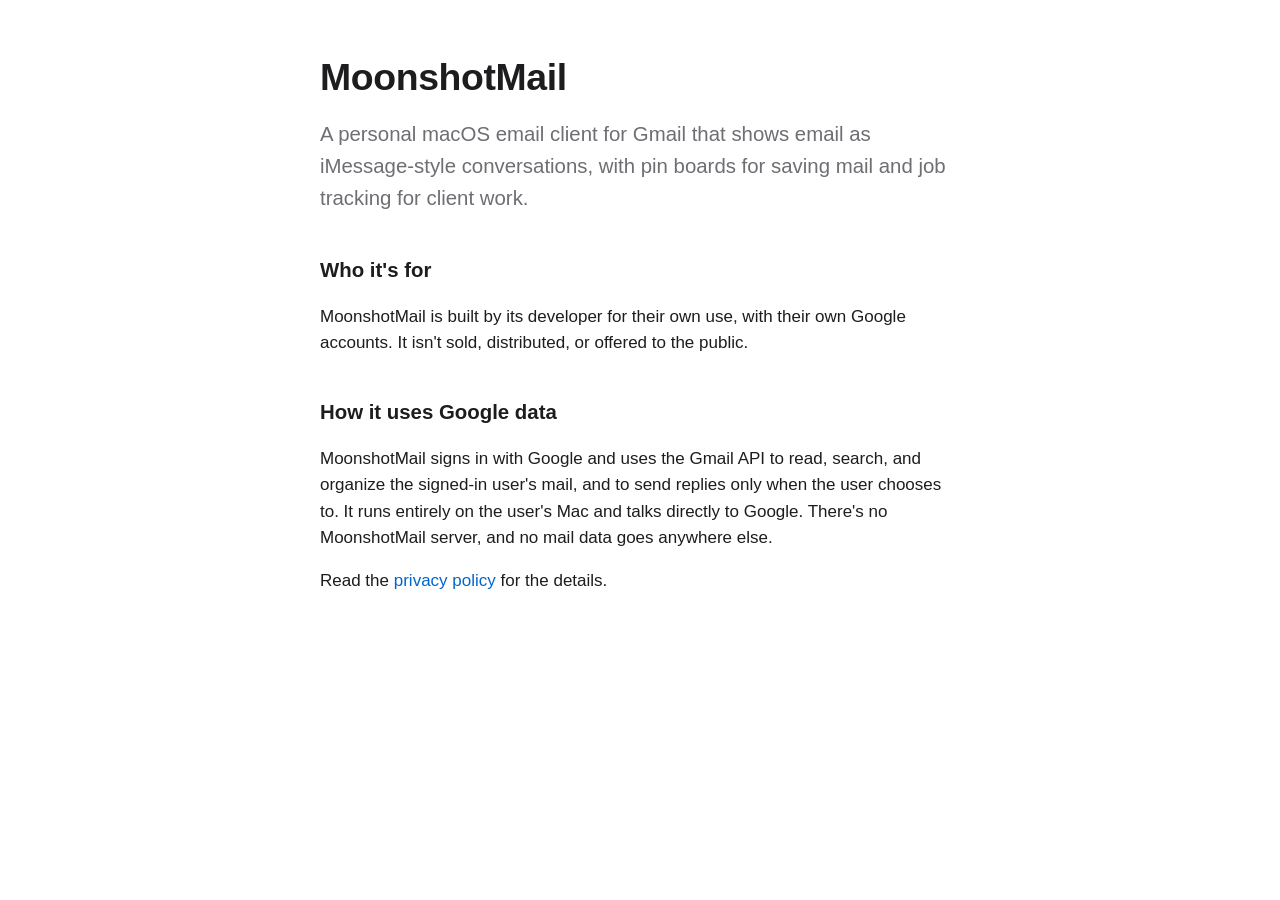
<file: index.html>
<!doctype html>
<html lang="en">
<head>
  <meta charset="utf-8">
  <meta name="viewport" content="width=device-width, initial-scale=1">
  <title>MoonshotMail</title>
  <meta name="description" content="MoonshotMail is a personal macOS email client for Gmail that shows email as conversations.">
  <link rel="stylesheet" href="style.css">
</head>
<body>
  <main>
    <h1>MoonshotMail</h1>
    <p class="lede">A personal macOS email client for Gmail that shows email as iMessage-style conversations, with pin boards for saving mail and job tracking for client work.</p>

    <h2>Who it's for</h2>
    <p>MoonshotMail is built by its developer for their own use, with their own Google accounts. It isn't sold, distributed, or offered to the public.</p>

    <h2>How it uses Google data</h2>
    <p>MoonshotMail signs in with Google and uses the Gmail API to read, search, and organize the signed-in user's mail, and to send replies only when the user chooses to. It runs entirely on the user's Mac and talks directly to Google. There's no MoonshotMail server, and no mail data goes anywhere else.</p>

    <p>Read the <a href="privacy.html">privacy policy</a> for the details.</p>
  </main>
</body>
</html>
</file>
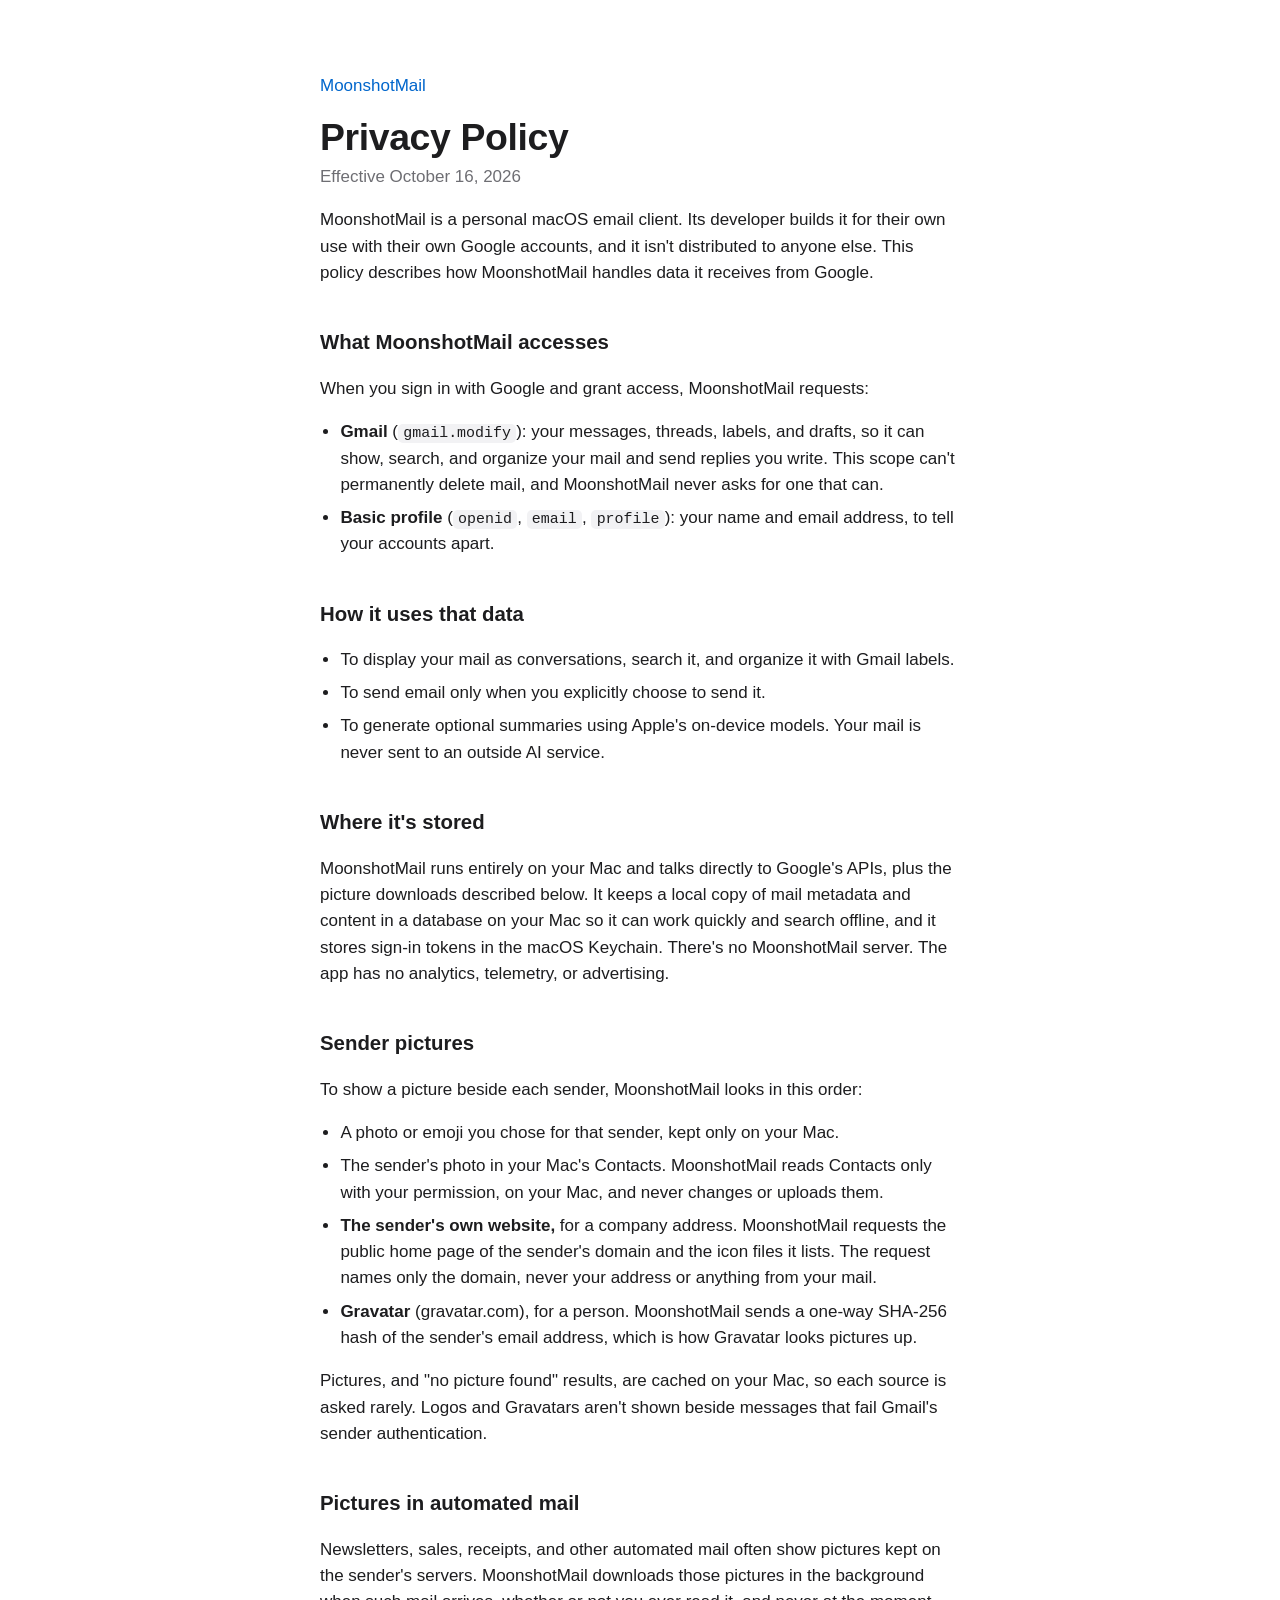
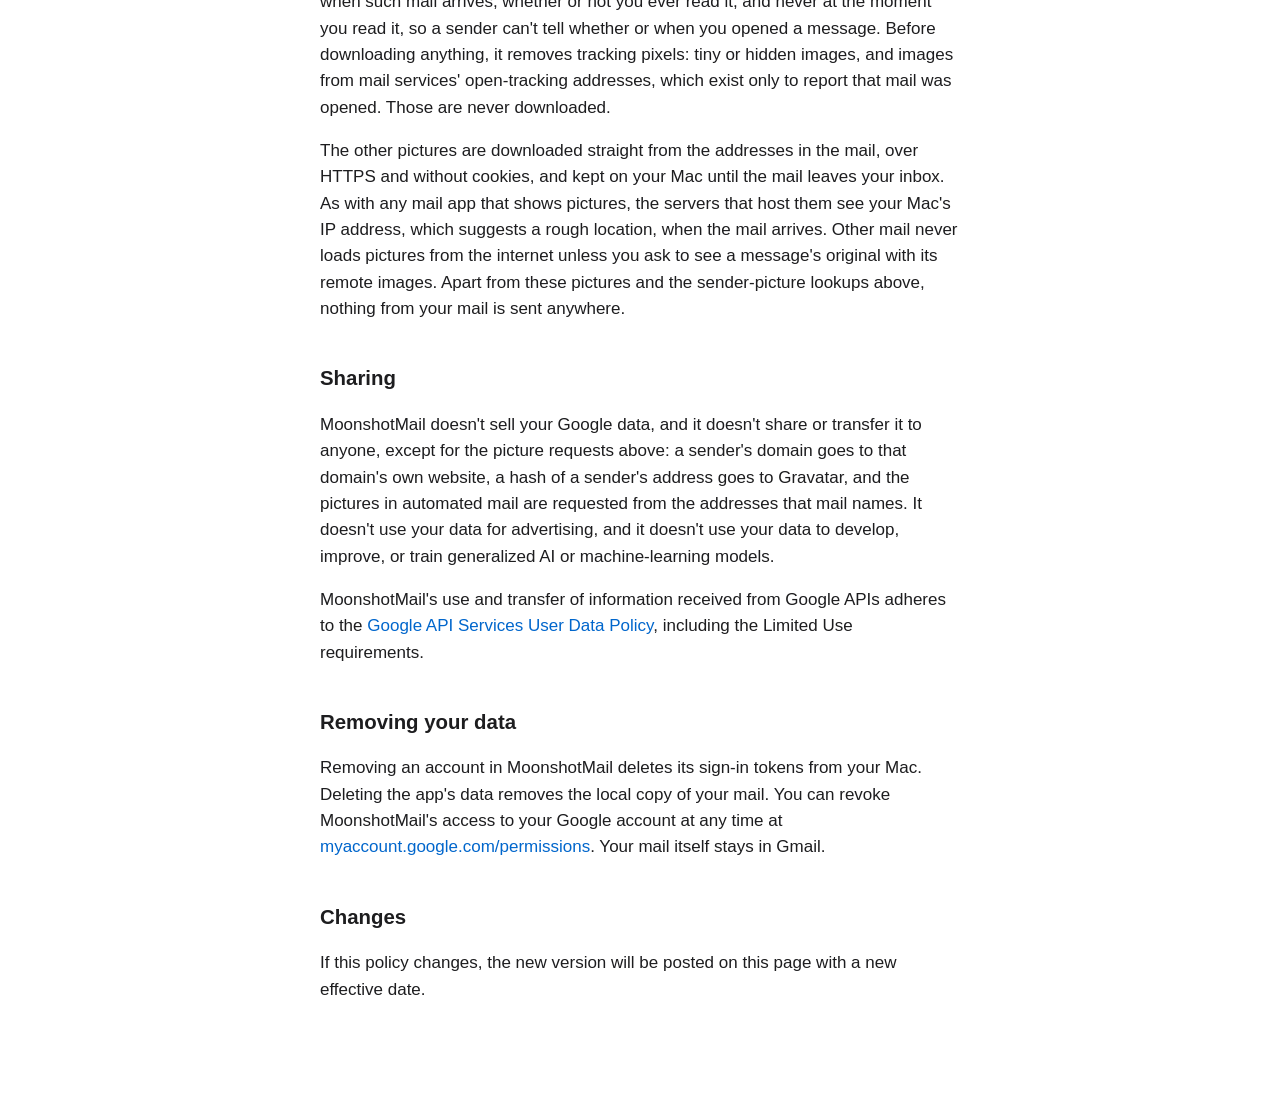
<file: privacy.html>
<!doctype html>
<html lang="en">
<head>
  <meta charset="utf-8">
  <meta name="viewport" content="width=device-width, initial-scale=1">
  <title>MoonshotMail Privacy Policy</title>
  <link rel="stylesheet" href="style.css">
</head>
<body>
  <main>
    <p><a href="./">MoonshotMail</a></p>
    <h1>Privacy Policy</h1>
    <p class="meta">Effective October 16, 2026</p>

    <p>MoonshotMail is a personal macOS email client. Its developer builds it for their own use with their own Google accounts, and it isn't distributed to anyone else. This policy describes how MoonshotMail handles data it receives from Google.</p>

    <h2>What MoonshotMail accesses</h2>
    <p>When you sign in with Google and grant access, MoonshotMail requests:</p>
    <ul>
      <li><strong>Gmail</strong> (<code>gmail.modify</code>): your messages, threads, labels, and drafts, so it can show, search, and organize your mail and send replies you write. This scope can't permanently delete mail, and MoonshotMail never asks for one that can.</li>
      <li><strong>Basic profile</strong> (<code>openid</code>, <code>email</code>, <code>profile</code>): your name and email address, to tell your accounts apart.</li>
    </ul>

    <h2>How it uses that data</h2>
    <ul>
      <li>To display your mail as conversations, search it, and organize it with Gmail labels.</li>
      <li>To send email only when you explicitly choose to send it.</li>
      <li>To generate optional summaries using Apple's on-device models. Your mail is never sent to an outside AI service.</li>
    </ul>

    <h2>Where it's stored</h2>
    <p>MoonshotMail runs entirely on your Mac and talks directly to Google's APIs, plus the picture downloads described below. It keeps a local copy of mail metadata and content in a database on your Mac so it can work quickly and search offline, and it stores sign-in tokens in the macOS Keychain. There's no MoonshotMail server. The app has no analytics, telemetry, or advertising.</p>

    <h2>Sender pictures</h2>
    <p>To show a picture beside each sender, MoonshotMail looks in this order:</p>
    <ul>
      <li>A photo or emoji you chose for that sender, kept only on your Mac.</li>
      <li>The sender's photo in your Mac's Contacts. MoonshotMail reads Contacts only with your permission, on your Mac, and never changes or uploads them.</li>
      <li><strong>The sender's own website,</strong> for a company address. MoonshotMail requests the public home page of the sender's domain and the icon files it lists. The request names only the domain, never your address or anything from your mail.</li>
      <li><strong>Gravatar</strong> (gravatar.com), for a person. MoonshotMail sends a one-way SHA-256 hash of the sender's email address, which is how Gravatar looks pictures up.</li>
    </ul>
    <p>Pictures, and "no picture found" results, are cached on your Mac, so each source is asked rarely. Logos and Gravatars aren't shown beside messages that fail Gmail's sender authentication.</p>

    <h2>Pictures in automated mail</h2>
    <p>Newsletters, sales, receipts, and other automated mail often show pictures kept on the sender's servers. MoonshotMail downloads those pictures in the background when such mail arrives, whether or not you ever read it, and never at the moment you read it, so a sender can't tell whether or when you opened a message. Before downloading anything, it removes tracking pixels: tiny or hidden images, and images from mail services' open-tracking addresses, which exist only to report that mail was opened. Those are never downloaded.</p>
    <p>The other pictures are downloaded straight from the addresses in the mail, over HTTPS and without cookies, and kept on your Mac until the mail leaves your inbox. As with any mail app that shows pictures, the servers that host them see your Mac's IP address, which suggests a rough location, when the mail arrives. Other mail never loads pictures from the internet unless you ask to see a message's original with its remote images. Apart from these pictures and the sender-picture lookups above, nothing from your mail is sent anywhere.</p>

    <h2>Sharing</h2>
    <p>MoonshotMail doesn't sell your Google data, and it doesn't share or transfer it to anyone, except for the picture requests above: a sender's domain goes to that domain's own website, a hash of a sender's address goes to Gravatar, and the pictures in automated mail are requested from the addresses that mail names. It doesn't use your data for advertising, and it doesn't use your data to develop, improve, or train generalized AI or machine-learning models.</p>

    <p>MoonshotMail's use and transfer of information received from Google APIs adheres to the <a href="https://developers.google.com/terms/api-services-user-data-policy">Google API Services User Data Policy</a>, including the Limited Use requirements.</p>

    <h2>Removing your data</h2>
    <p>Removing an account in MoonshotMail deletes its sign-in tokens from your Mac. Deleting the app's data removes the local copy of your mail. You can revoke MoonshotMail's access to your Google account at any time at <a href="https://myaccount.google.com/permissions">myaccount.google.com/permissions</a>. Your mail itself stays in Gmail.</p>

    <h2>Changes</h2>
    <p>If this policy changes, the new version will be posted on this page with a new effective date.</p>
  </main>
</body>
</html>
</file>
<file: style.css>
:root {
  color-scheme: light dark;
  --text: #1d1d1f;
  --muted: #6e6e73;
  --bg: #ffffff;
  --link: #0066cc;
  --code-bg: #f2f2f4;
}

@media (prefers-color-scheme: dark) {
  :root {
    --text: #f5f5f7;
    --muted: #a1a1a6;
    --bg: #161617;
    --link: #4aa3ff;
    --code-bg: #2a2a2c;
  }
}

body {
  margin: 0;
  background: var(--bg);
  color: var(--text);
  font: 17px/1.55 -apple-system, BlinkMacSystemFont, "Helvetica Neue", Helvetica, Arial, sans-serif;
}

main {
  max-width: 640px;
  margin: 0 auto;
  padding: 56px 20px 80px;
}

h1 { font-size: 2.2em; line-height: 1.15; margin: 0 0 0.4em; letter-spacing: -0.01em; }
h2 { font-size: 1.2em; margin: 2em 0 0.5em; }
.lede { font-size: 1.2em; color: var(--muted); }
.meta { color: var(--muted); margin-top: -0.6em; }
a { color: var(--link); text-decoration: none; }
a:hover { text-decoration: underline; }
code { background: var(--code-bg); padding: 0.1em 0.35em; border-radius: 5px; font-size: 0.88em; }
ul { padding-left: 1.2em; }
li { margin: 0.4em 0; }
</file>
